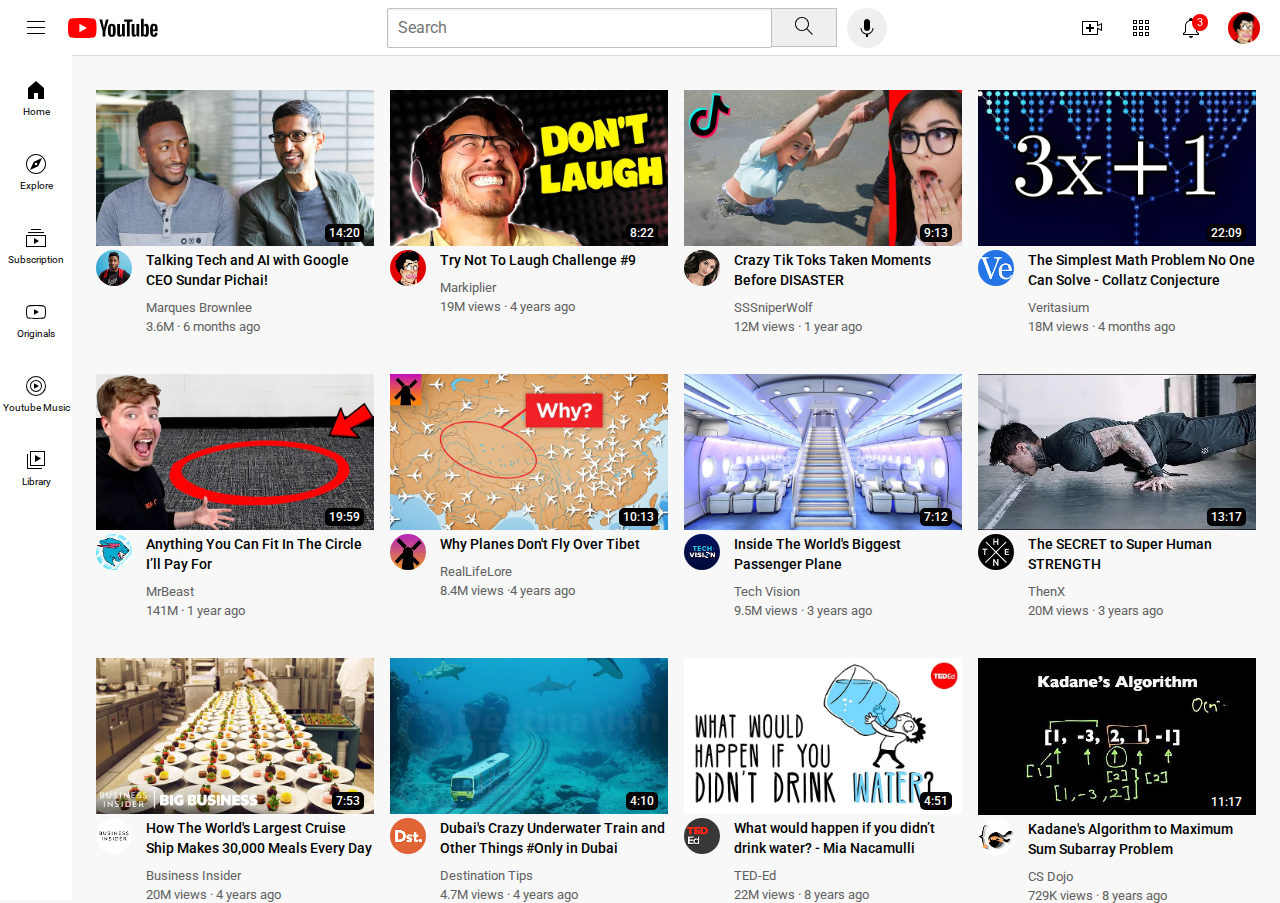
<file: index.html>
<!DOCTYPE html>
<html lang="en">
<head>
    <meta charset="UTF-8">
    <meta name="viewport" content="width=device-width, initial-scale=1.0">
    <title>Youtube.com Clone</title>
    <link rel="preconnect" href="https://fonts.googleapis.com">
    <link rel="preconnect" href="https://fonts.gstatic.com" crossorigin>
    <link href="https://fonts.googleapis.com/css2?family=Roboto:wght@400;500;700&display=swap" rel="stylesheet">
    <link rel="stylesheet" href="styles/video.css">
    <link rel="stylesheet" href="styles/header.css">
    <link rel="stylesheet" href="styles/general.css">
    <link rel="stylesheet" href="styles/sidebar.css">

</head>
<body>
    <header class="header">  
        <div class="left-section"><img class="hamburger-menu" src="icons/hamburger-menu.svg">
        <img class="youtube-logo"src="icons/youtube-logo.svg"></div>
        <div class="middle-section"><input class="search-bar" type="text" placeholder="Search">
            <button class="search"><img class="search-icon" src="icons/search.svg"><div class="tooltip">Search</div></button>
            <button  class="voice-search" ><img class="voice-search-icon" src="icons/voice-search-icon.svg"><div class="tooltip">Search with your voice</div></button>    </div>
        <div class="right-section"><div class="upload-icon-container"><img class="upload" src="icons/upload.svg"><div class="tooltip">Create</div></div>
        <div class="youtube-apps-container"><img class="youtube-apps" src="icons/youtube-apps.svg"><div class="tooltip">Youtube Apps</div></div>
        <div class="notification-alert"><img class="notifications" src="icons/notifications.svg"><div class="alert">3</div><div class="tooltip">Notifications</div></div>
    
<img class="current-user-picture" src="ppf/channel-2.jpeg"></div>
          
    </header>
    <nav class="sidebar">
        <div class="sidebar-links"><img src="icons/home.svg"><div>Home</div></div>
        <div class="sidebar-links"><img src="icons/explore.svg"><div>Explore</div></div>
        <div class="sidebar-links"><img src="icons/subscriptions.svg"><div>Subscription</div></div>
        <div class="sidebar-links"><img src="icons/originals.svg"><div>Originals</div></div>
        <div class="sidebar-links"><img src="icons/youtube-music.svg"><div>Youtube Music</div></div>
        <div class="sidebar-links"><img src="icons/library.svg"><div>Library</div></div>
    </nav>
    <main><section class="youtube"><div class="vidpreview">
        <div class="thumbnail-row"><img class="thumbnail"src="thumbnails/thumbnail-1.webp" ><div class="video-time">14:20</div></div>
        <div class="fypinfo"> 
            <div class="channelpic"><img class="ppf" src="ppf/mkbhd.jpeg"></div>
            <div class="vidinfo"> <p class="heading">
                Talking Tech and AI with Google CEO Sundar Pichai!</p>
            <p class="name">Marques Brownlee</p>
            <p class="stats">3.6M &#183; 6 months ago</p></div>  
        </div>
    </div>
    <div class="vidpreview">
        <div class="thumbnail-row"><img class="thumbnail"src="thumbnails/thumbnail-2.webp"><div class="video-time">8:22</div></div>
        <div class="fypinfo">
            <div class="channelpic"><img class="ppf" src="ppf/channel-2.jpeg"></div>
            <div class="vidinfo"><p class="heading">
                Try Not To Laugh Challenge #9</p>
            <p class="name">Markiplier</p>
            <p class="stats">19M views &#183; 4 years ago</p>
        </div>
    </div>
        
    </div>
    <div class="vidpreview">
        <div class="thumbnail-row"><img class="thumbnail"src="thumbnails/thumbnail-3.webp"><div class="video-time">9:13</div></div>
        <div class="fypinfo"> 
            <div class="channelpic"><img class="ppf" src="ppf/channel-3.jpeg"></div>
            <div class="vidinfo"> <p class="heading">
            Crazy Tik Toks Taken Moments Before DISASTER</p>
            <p class="name">SSSniperWolf</p>
            <p class="stats">12M views &#183;  1 year ago</p></div>  
        </div>
    </div>
    <div class="vidpreview">
        <div class="thumbnail-row"><img class="thumbnail"src="thumbnails/thumbnail-4.webp"><div class="video-time">22:09</div></div>
        <div class="fypinfo">
            <div class="channelpic"><img class="ppf" src="ppf/channel-4.jpeg"></div>
            <div class="vidinfo"><p class="heading">
                The Simplest Math Problem No One Can Solve - Collatz Conjecture</p>
            <p class="name">Veritasium</p>
            <p class="stats">18M views &#183; 4 months ago</p>
        </div>
    </div>
        
    </div>
    <div class="vidpreview">
        <div class="thumbnail-row"><img class="thumbnail"src="thumbnails/thumbnail-6.webp"><div class="video-time">19:59</div></div>
        <div class="fypinfo"> 
            <div class="channelpic"><img class="ppf" src="ppf/channel-6.jpeg"></div>
            <div class="vidinfo"> <p class="heading">
             Anything You Can Fit In The Circle I’ll Pay For</p>
            <p class="name"> MrBeast</p>
            <p class="stats">141M &#183; 1 year ago</p></div>  
        </div>
    </div>
    <div class="vidpreview">
        <div class="thumbnail-row"><img class="thumbnail"src="thumbnails/thumbnail-7.webp"><div class="video-time">10:13</div></div>
        <div class="fypinfo">
            <div class="channelpic"><img class="ppf" src="ppf/channel-7.jpeg"></div>
            <div class="vidinfo"><p class="heading">
                Why Planes Don't Fly Over Tibet</p>
            <p class="name">RealLifeLore</p>
            <p class="stats">
                8.4M views &#183;4 years ago</p>
        </div>
    </div>
</div>
<div class="vidpreview">
    <div class="thumbnail-row"><img class="thumbnail"src="thumbnails/thumbnail-8.webp"><div class="video-time">7:12</div></div>
    <div class="fypinfo">
        <div class="channelpic"><img class="ppf" src="ppf/channel-8.jpeg"></div>
        <div class="vidinfo"><p class="heading">
            Inside The World's Biggest Passenger Plane</p>
        <p class="name">Tech Vision</p>
        <p class="stats">9.5M views &#183; 3 years ago
        </p>
    </div>
</div>
</div>
<div class="vidpreview">
    <div class="thumbnail-row"><img class="thumbnail"src="thumbnails/thumbnail-9.webp"><div class="video-time">13:17</div></div>
    <div class="fypinfo">
        <div class="channelpic"><img class="ppf" src="ppf/channel-9.jpeg"></div>
        <div class="vidinfo"><p class="heading">
            The SECRET to Super Human STRENGTH</p>
        <p class="name">ThenX</p>
        <p class="stats">20M views &#183; 3 years ago</p>
    </div>
</div>
</div>
<div class="vidpreview">
    <div class="thumbnail-row"><img class="thumbnail"src="thumbnails/thumbnail-10.webp"><div class="video-time">7:53</div></div>
    <div class="fypinfo">
        <div class="channelpic"><img class="ppf" src="ppf/channel-10.jpeg"></div>
        <div class="vidinfo"><p class="heading">
            How The World's Largest Cruise Ship Makes 30,000 Meals Every Day</p>
        <p class="name">Business Insider</p>
        <p class="stats">20M views &#183; 4 years ago</p>
    </div>
</div>
</div>
<div class="vidpreview">
    <div class="thumbnail-row"><img class="thumbnail"src="thumbnails/thumbnail-11.webp"><div class="video-time">4:10</div></div>
    <div class="fypinfo">
        <div class="channelpic"><img class="ppf" src="ppf/channel-11.jpeg"></div>
        <div class="vidinfo"><p class="heading">
            
            Dubai's Crazy Underwater Train and Other Things #Only in Dubai
        </p>
        <p class="name">Destination Tips</p>
        <p class="stats">4.7M views &#183; 4 years ago</p>
    </div>
</div>
</div>
<div class="vidpreview">
    <div class="thumbnail-row"><img class="thumbnail"src="thumbnails/thumbnail-12.webp"><div class="video-time">4:51</div></div>
    <div class="fypinfo">
        <div class="channelpic"><img class="ppf" src="ppf/channel-12.jpeg"></div>
        <div class="vidinfo"><p class="heading">
            What would happen if you didn’t drink water? - Mia Nacamulli
</p>
        <p class="name">TED-Ed</p>
        <p class="stats">22M views &#183; 8 years ago</p>
    </div>
</div>
</div>
<div class="vidpreview">
    <div class="thumbnail-row"><img class="thumbnail"src="thumbnails/thumbnail-5.webp"><div class="video-time">11:17</div></div>
    <div class="fypinfo">
        <div class="channelpic"><img class="ppf" src="ppf/channel-5.jpeg"></div>
        <div class="vidinfo"><p class="heading">
            Kadane's Algorithm to Maximum Sum Subarray Problem</p>
        <p class="name">CS Dojo</p>
        <p class="stats">
            729K views &#183; 8 years ago</p>
    </div>
</div>
</div>
</section>
</main>
</body>
</html>
</file>
<file: styles/video.css>
.youtube{
    margin-top: 30px;
   display: grid; 
   
   column-gap: 16px;
   row-gap: 40px;
   }
   @media (max-width:750px){
    .youtube{
        grid-template-columns: 1fr 1fr;
    }

   }
   @media (min-width:751px) and (max-width:999px){
    .youtube{
        grid-template-columns: 1fr 1fr 1fr  ;
    }
   }
   @media (min-width:1000px){
    .youtube{
        grid-template-columns: 1fr 1fr 1fr 1fr;
    }
   }
   
   .thumbnail{
       width: 100%;
   } 
   
   .thumbnail-row{
       margin-bottom: px;
       position: relative;
   }
   .video-time{
    position: absolute;
    bottom: 8px;
    right: 10px;
    color: white;
    background-color: black;
    font-family: Roboto , Arial;
    font-size: 12px;
    font-weight: 500;
    padding: 2px 4px 2px 4px;
    border-radius: 5px;
    }
   .fypinfo{
       display: grid;
       grid-template-columns: 50px 1fr;
   }
   .ppf{
       border-radius: 50px;
       width: 36px;
   }
   .heading{
       margin-top:0px;
       vertical-align: top;
       font-weight: 500;
       font-size: 14px;
       line-height: 20px;

       margin-bottom: 10px;
       
   }
   .name,.stats{
       font-size: 13px;
       color: rgb(96, 96, 96);

   }
   .name{
       margin-bottom: 4px;

   }
</file>
<file: styles/header.css>
.header{
height: 55px;
 position: fixed;
 top: 0px;
 right: 0px;
 left: 0px;
 background-color: white;
display: flex;
flex-direction: row;
justify-content: space-between;
border-bottom-width: 1px ;
border-bottom-style:solid ;
border-bottom-color: gainsboro ;
z-index: 100;
}
.left-section{
    display: flex;
    align-items: center;
}
.middle-section{
    flex: 1;
    margin-left: 70px; ;
    margin-right: 35px;
    max-width: 500px;
    display: flex;
    align-items: center;
}
.right-section{
    width: 180px;
    margin-right: 20px;
    display: flex;
    align-items: center;
    justify-content: space-between;
    flex-shrink: 0;
}
.hamburger-menu{
    height: 24px;
    margin-left: 24px;
    margin-right: 20px;
}
.youtube-logo{
    height: 20px;

}
.search-bar{
    flex: 1;
    height: 36px;
    padding-left: 10px;
    border: 1px solid  rgb(192,192,192);
    border-radius: 2px;
    font-size: 16px;
    width: 0;
    box-shadow: inset 1px 2px 3px rgba(0,0 ,0,0.05);

}

.search-bar::placeholder{
    font-family: Roboto,arial;
    font-size: 16px;

}
.search{
    height: 39px;
    width: 66px;
    border-color:rgb(192,192,192) ;
    border-style: solid ;
    border-width: 1px;
    margin-left: -1px;
    margin-right: 10px;
    position: relative;


}
.search .tooltip{
    position: absolute ;
    background-color: gray;
    color: white;
    padding: 4px 8px 4px 8px;
    border-radius: 2px;
    font-size: 12px;
    bottom:-30px ;
    pointer-events: none;
    opacity: 0;
    transition: opacity 0.15s;

}
.search:hover .tooltip{
    opacity: 1;
}
.search-icon{
    height: 24px;
}
.voice-search{
    height: 40px;
    width: 40px;
    border-radius : 20px;
    color: rgb(245,245,245);
    border: none;
    position: relative;
    display: flex;
    justify-content: center;
    align-items: center;

}.voice-search .tooltip{
    position: absolute ;
    background-color: gray;
    color: white;
    padding: 4px 8px 4px 8px;
    border-radius: 2px;
    font-size: 12px;
    bottom:-30px ;
    pointer-events: none;
    opacity: 0;
    transition: opacity 0.15s;
    white-space: nowrap;

}
.voice-search:hover .tooltip{
    opacity: 1;}
.voice-search-icon{
    height: 24px;
}
.upload-icon-container{
position: relative;
display: flex;
justify-content: center;
}
.upload-icon-container .tooltip{
    position: absolute ;
    background-color: gray;
    color: white;
    padding: 4px 8px 4px 8px;
    border-radius: 2px;
    font-size: 12px;
    bottom:-40px ;
    pointer-events: none;
    opacity: 0;
    transition: opacity 0.15s;
    white-space: nowrap;
    font-family: Roboto , Arial;

}
.upload-icon-container:hover .tooltip{
    opacity: 1;
}
.upload{
    height: 24px;
}
.youtube-apps-container{
position: relative;
display: flex;
justify-content: center;
}
.youtube-apps-container .tooltip{
    position: absolute ;
    background-color: gray;
    color: white;
    padding: 4px 8px 4px 8px;
    border-radius: 2px;
    font-size: 12px;
    bottom:-40px ;
    pointer-events: none;
    opacity: 0;
    transition: opacity 0.15s;
    white-space: nowrap;
    font-family: Roboto , Arial;
}
.youtube-apps-container:hover .tooltip{
    opacity: 1;
}
.youtube-apps{
    height: 24px;
}
.notification-alert{
    position: relative;
    display: flex;
justify-content: center;
}
.alert{
    position: absolute;
    top: -2px;
    right: -5px;
    background-color: red;
    color: white;
    padding:2px 5px 2px 5px ;
    border-radius: 100px;
    font-size: 11px;
    font-family: Roboto , Arial;
    
}
.notification-alert .tooltip{
    position: absolute ;
    background-color: gray;
    color: white;
    padding: 4px 8px 4px 8px;
    border-radius: 2px;
    font-size: 12px;
    bottom:-40px ;
    pointer-events: none;
    opacity: 0;
    transition: opacity 0.15s;
    white-space: nowrap;
    font-family: Roboto , Arial;
}
.notification-alert:hover .tooltip{
    opacity: 1;
}
.notifications{
    height: 24px;
    position: relative;
}
.current-user-picture{
    height: 32px;
    border-radius:16px ; /* half of height=round*/
}
</file>
<file: styles/general.css>
p{
    font-family: roboto, arial;
    margin-top: 0;
    margin-bottom: 0;
}
body{
    margin: 0;
    padding-top: 60px;
    padding-left: 96px;
    padding-right: 24px;
    background-color: rgb(248, 248, 248);
}
</file>
<file: styles/sidebar.css>
.sidebar{background-color: white;
color: black;
position: fixed;
top: 55px;
left: 0px;
width: 72px;
bottom: 0px;
font-style: Roboto , Arial;
z-index: 200;
padding-top: 5px;

}
.sidebar-links{
    display: flex;
    justify-content: center;
    align-items: center;
    height: 74px;
    flex-direction: column;
}
.sidebar-links:hover{
    background-color: lightgray ;
    cursor: pointer;
}
.sidebar-links img{
    height: 24px;
    margin-bottom: 4px;
   
}
.sidebar-links div{
    font-family: Roboto,Arial;
    font-size: 10px;
}
</file>
